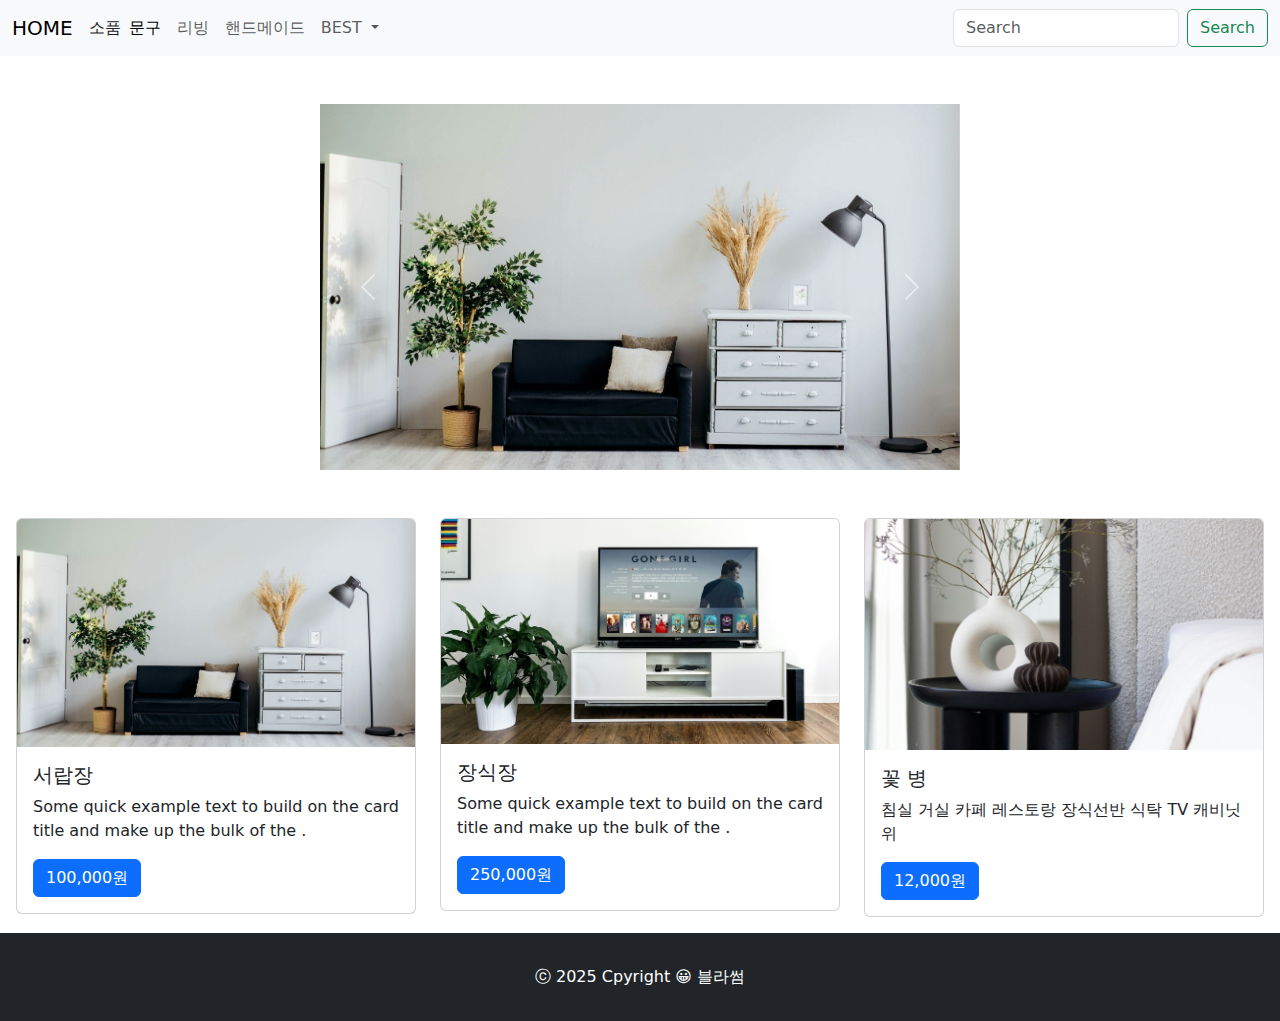
<file: a.html>
<!DOCTYPE html>
<html lang="ko">

<head>
    <link href="https://cdn.jsdelivr.net/npm/bootstrap@5.3.3/dist/css/bootstrap.min.css" rel="stylesheet"
        integrity="sha384-QWTKZyjpPEjISv5WaRU9OFeRpok6YctnYmDr5pNlyT2bRjXh0JMhjY6hW+ALEwIH" crossorigin="anonymous">
    <script src="https://cdn.jsdelivr.net/npm/bootstrap@5.3.3/dist/js/bootstrap.bundle.min.js"
        integrity="sha384-YvpcrYf0tY3lHB60NNkmXc5s9fDVZLESaAA55NDzOxhy9GkcIdslK1eN7N6jIeHz"
        crossorigin="anonymous"></script>

</head>

<body>
    <!---->
    <!-- 네비게이션 -->
    <nav class="navbar navbar-expand-lg bg-body-tertiary">
        <div class="container-fluid">
            <a class="navbar-brand" href="#">HOME</a>
            <a class="nav-link" href="#">소품</a>
            <button class="navbar-toggler" type="button" data-bs-toggle="collapse"
                data-bs-target="#navbarSupportedContent" aria-controls="navbarSupportedContent" aria-expanded="false"
                aria-label="Toggle navigation">
                <span class="navbar-toggler-icon"></span>
            </button>
            <div class="collapse navbar-collapse" id="navbarSupportedContent">
                <ul class="navbar-nav me-auto mb-2 mb-lg-0">
                    <li class="nav-item">
                        <a class="nav-link active" aria-current="page" href="#">문구</a>
                    </li>
                    <li class="nav-item">
                        <a class="nav-link" href="#">리빙</a>
                    </li>
                    <li class="nav-item">
                        <a class="nav-link" href="#">핸드메이드</a>
                    </li>
                    <li class="nav-item dropdown">
                        <a class="nav-link dropdown-toggle" href="#" role="button" data-bs-toggle="dropdown"
                            aria-expanded="false">
                            BEST
                        </a>
                        <ul class="dropdown-menu">
                            <li><a class="dropdown-item" href="#">문구</a></li>
                            <li><a class="dropdown-item" href="#">리빙</a></li>
                            <li>
                                <hr class="dropdown-divider">
                            </li>
                            <li><a class="dropdown-item" href="#">핸드메이드</a></li>
                        </ul>
                    </li>
                </ul>
                <form class="d-flex" role="search">
                    <input class="form-control me-2" type="search" placeholder="Search" aria-label="Search">
                    <button class="btn btn-outline-success" type="submit">Search</button>
                </form>
            </div>
        </div>
    </nav>
    <!-- 캐러셀-->
    <div class="parent-caousel d-flex pt-5">
        <div class="col-3"></div>
        <div id="carouselExample" class="carousel slide col-6">
            <div class="carousel-inner">
                <div class="carousel-item active">
                    <img src="slide01.jpg" class="d-block w-100" alt="slide1.jpg">
                </div>
                <div class="carousel-item">
                    <img src="slide02.jpg" class="d-block w-100" alt="slide2.jpg">
                </div>

                <div class="carousel-item">
                    <img src="slide03.jpg" class=" d-block w-100" alt="slide3.jpg">
                </div>
            </div>
            <button class="carousel-control-prev" type="button" data-bs-target="#carouselExample" data-bs-slide="prev">
                <span class="carousel-control-prev-icon" aria-hidden="true"></span>
                <span class="visually-hidden">Previous</span>
            </button>
            <button class="carousel-control-next" type="button" data-bs-target="#carouselExample" data-bs-slide="next">
                <span class="carousel-control-next-icon" aria-hidden="true"></span>
                <span class="visually-hidden">Next</span>
            </button>
        </div>
    </div>


    <!-- 반응형 레이아웃-->
    <div class="row ps-3 pe-3 pt-5">
        <div class="col-lg-4">
            <div class="card" style="width: 100%;">
                <img src="slide01.jpg" class="card-img-top" alt="...">
                <div class="card-body">
                    <h5 class="card-title">서랍장</h5>
                    <p class="card-text">Some quick example text to build on the card title and make up the bulk of
                        the
                        .</p>
                    <a href="https://naver.com" class="btn btn-primary">100,000원</a>
                </div>
            </div>
        </div>
        <div class="col-lg-4">
            <div class="card" style="width: 100%;">
                <img src="slide02.jpg" class="card-img-top" alt="...">
                <div class="card-body">
                    <h5 class="card-title">장식장</h5>
                    <p class="card-text">Some quick example text to build on the card title and make up the bulk of
                        the
                        .</p>
                    <a href="https://naver.com" class="btn btn-primary">250,000원</a>
                </div>
            </div>
        </div>
        <div class="col-lg-4">
            <div class="card" style="width: 100%;">
                <img src="slide03.jpg" class="card-img-top" alt="...">
                <div class="card-body">
                    <h5 class="card-title">꽃 병</h5>
                    <p class="card-text">침실 거실 카페 레스토랑 장식선반 식탁
                        TV 캐비닛 위 </p>
                    <a href="https://naver.com" class="btn btn-primary">12,000원</a>
                </div>
            </div>
        </div>
    </div>
    <!-- 카드-->
    <!-- 문의하기 -->

    </div>
    <div class="mb-3">

    </div>
    <footer class="bg-dark text-center text-lg-start p-3">
        <div class="text-center p-3 text-white">
            ⓒ 2025 Cpyright 😀
            <a>블라썸</a>
        </div>
    </footer>

</body>

<style>

</style>

</html>
</file>
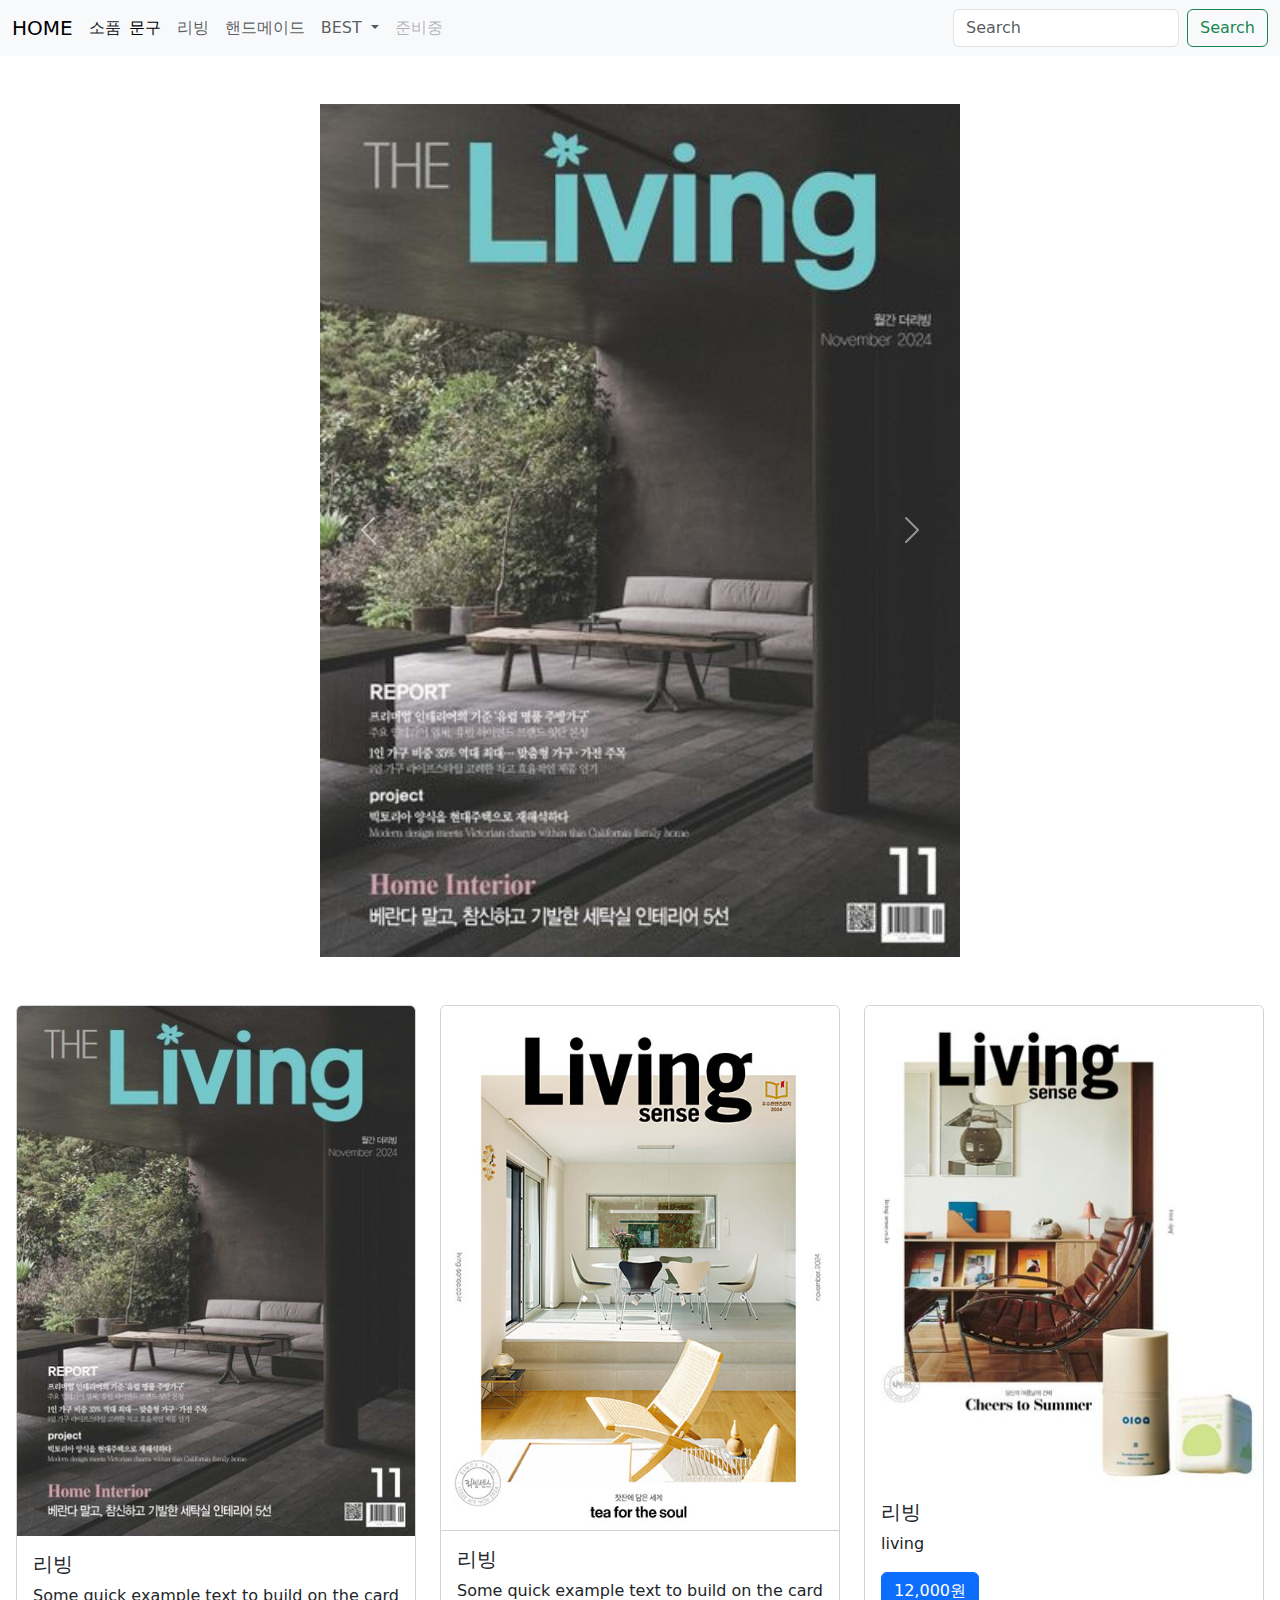
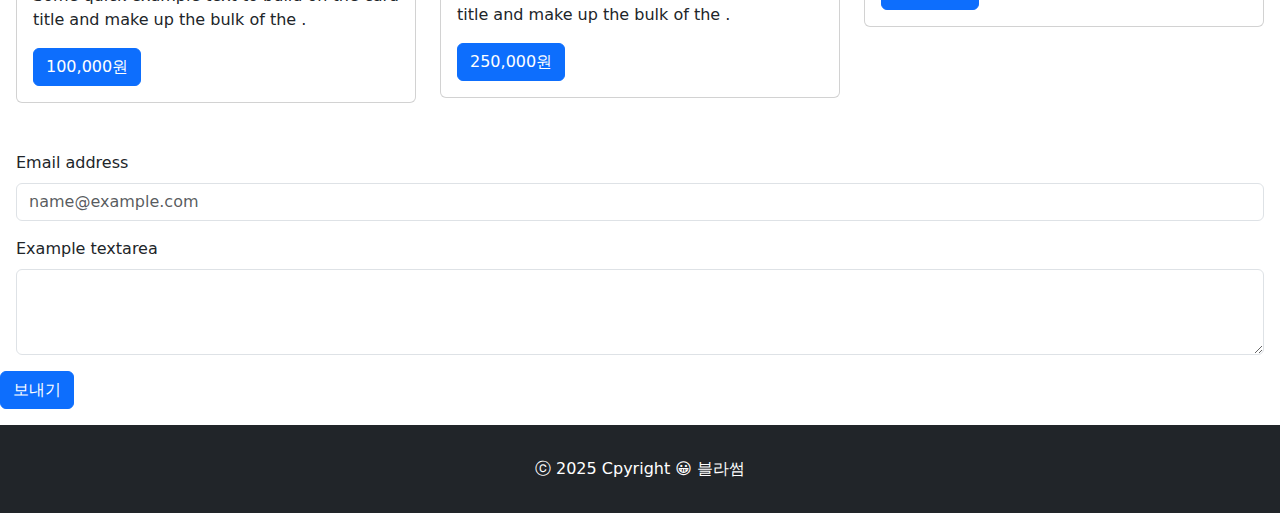
<file: han.html>
<!DOCTYPE html>
<html lang="ko">

<head>
    <link href="https://cdn.jsdelivr.net/npm/bootstrap@5.3.3/dist/css/bootstrap.min.css" rel="stylesheet"
        integrity="sha384-QWTKZyjpPEjISv5WaRU9OFeRpok6YctnYmDr5pNlyT2bRjXh0JMhjY6hW+ALEwIH" crossorigin="anonymous">
    <script src="https://cdn.jsdelivr.net/npm/bootstrap@5.3.3/dist/js/bootstrap.bundle.min.js"
        integrity="sha384-YvpcrYf0tY3lHB60NNkmXc5s9fDVZLESaAA55NDzOxhy9GkcIdslK1eN7N6jIeHz"
        crossorigin="anonymous"></script>
</head>

<body>
    <!---->
    <!-- 네비게이션 -->
    <nav class="navbar navbar-expand-lg bg-body-tertiary">
        <div class="container-fluid">
            <a class="navbar-brand" href="#">HOME</a>
            <a class="nav-link" href="#">소품</a>
            <button class="navbar-toggler" type="button" data-bs-toggle="collapse"
                data-bs-target="#navbarSupportedContent" aria-controls="navbarSupportedContent" aria-expanded="false"
                aria-label="Toggle navigation">
                <span class="navbar-toggler-icon"></span>
            </button>
            <div class="collapse navbar-collapse" id="navbarSupportedContent">
                <ul class="navbar-nav me-auto mb-2 mb-lg-0">
                    <li class="nav-item">
                        <a class="nav-link active" aria-current="page" href="#">문구</a>
                    </li>
                    <li class="nav-item">
                        <a class="nav-link" href="#">리빙</a>
                    </li>
                    <li class="nav-item">
                        <a class="nav-link" href="#">핸드메이드</a>
                    </li>
                    <li class="nav-item dropdown">
                        <a class="nav-link dropdown-toggle" href="#" role="button" data-bs-toggle="dropdown"
                            aria-expanded="false">
                            BEST
                        </a>
                        <ul class="dropdown-menu">
                            <li><a class="dropdown-item" href="#">문구</a></li>
                            <li><a class="dropdown-item" href="#">리빙</a></li>
                            <li>
                                <hr class="dropdown-divider">
                            </li>
                            <li><a class="dropdown-item" href="#">핸드메이드</a></li>
                        </ul>
                    </li>
                    <li class="nav-item">
                        <a class="nav-link disabled" aria-disabled="true">준비중</a>
                    </li>
                </ul>
                <form class="d-flex" role="search">
                    <input class="form-control me-2" type="search" placeholder="Search" aria-label="Search">
                    <button class="btn btn-outline-success" type="submit">Search</button>
                </form>
            </div>
        </div>
    </nav>
    <!-- 캐러셀-->
    <div class="parent-caousel d-flex pt-5">
        <div class="col-3"></div>
        <div id="carouselExample" class="carousel slide col-6">
            <div class="carousel-inner">
                <div class="carousel-item active">
                    <img src="bootstrap_han/slide04.jpg" class="d-block w-100" alt="bootstrap_han/slide04.jpg">
                </div>
                <div class="carousel-item">
                    <img src="bootstrap_han/slide05.jpg" class="d-block w-100" alt="bootstrap_han/slide05.jpg">
                </div>

                <div class="carousel-item">
                    <img src="bootstrap_han/slide06.jpg" class=" d-block w-100" alt="bootstrap_han/slide06.jpg">
                </div>
            </div>
            <button class="carousel-control-prev" type="button" data-bs-target="#carouselExample" data-bs-slide="prev">
                <span class="carousel-control-prev-icon" aria-hidden="true"></span>
                <span class="visually-hidden">Previous</span>
            </button>
            <button class="carousel-control-next" type="button" data-bs-target="#carouselExample" data-bs-slide="next">
                <span class="carousel-control-next-icon" aria-hidden="true"></span>
                <span class="visually-hidden">Next</span>
            </button>
        </div>
    </div>


    <!-- 반응형 레이아웃-->
    <div class="row ps-3 pe-3 pt-5">
        <div class="col-lg-4">
            <div class="card" style="width: 100%;">
                <img src="bootstrap_han/slide04.jpg" class="card-img-top" alt="...">
                <div class="card-body">
                    <h5 class="card-title">리빙</h5>
                    <p class="card-text">Some quick example text to build on the card title and make up the bulk of the
                        .</p>
                    <a href="https://naver.com" class="btn btn-primary">100,000원</a>
                </div>
            </div>
        </div>
        <div class="col-lg-4">
            <div class="card" style="width: 100%;">
                <img src="bootstrap_han/slide05.jpg" class="card-img-top" alt="...">
                <div class="card-body">
                    <h5 class="card-title">리빙</h5>
                    <p class="card-text">Some quick example text to build on the card title and make up the bulk of the
                        .</p>
                    <a href="https://naver.com" class="btn btn-primary">250,000원</a>
                </div>
            </div>
        </div>
        <div class="col-lg-4">
            <div class="card" style="width: 100%;">
                <img src="bootstrap_han/slide06.jpg" class="card-img-top" alt="...">
                <div class="card-body">
                    <h5 class="card-title">리빙</h5>
                    <p class="card-text">living
                    </p>
                    <a href="https://naver.com" class="btn btn-primary">12,000원</a>
                </div>
            </div>
        </div>
    </div>
    <!-- 카드-->
    <!-- 문의하기 -->
    <div class="inquiry ps-3 pe-3 pt-5">
        <div class="mb-3">
            <label for="exampleFormControlInput1" class="form-label">Email address</label>
            <input type="email" class="form-control" id="exampleFormControlInput1" placeholder="name@example.com">
        </div>
        <div class="mb-3">
            <label for="exampleFormControlTextarea1" class="form-label">Example textarea</label>
            <textarea class="form-control" id="exampleFormControlTextarea1" rows="3"></textarea>
        </div>

    </div>
    <div class="mb-3">
        <button class="btn btn-primary">보내기</button>
    </div>
    <footer class="bg-dark text-center text-lg-start p-3">
        <div class="text-center p-3 text-white">
            ⓒ 2025 Cpyright 😀
            <a>블라썸</a>
        </div>
    </footer>
</body>

<style>

</style>

</html>
</file>
